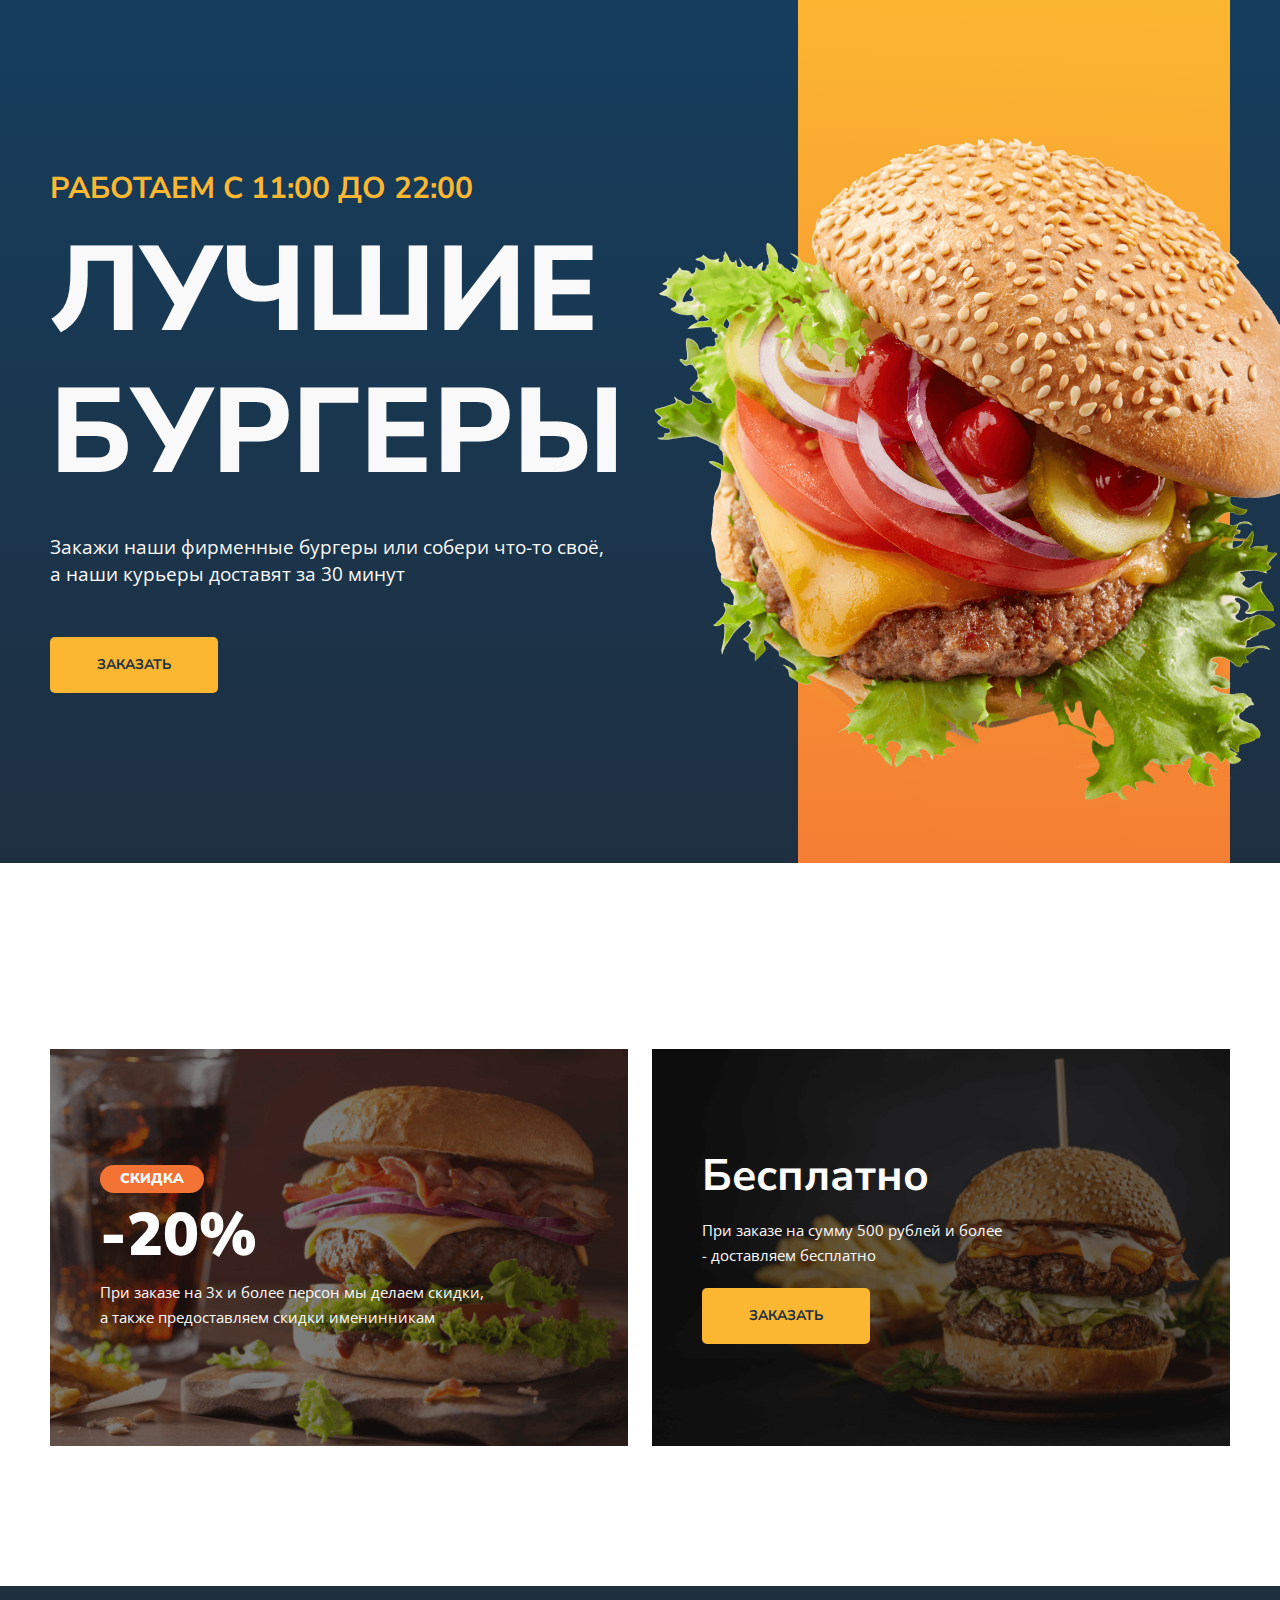
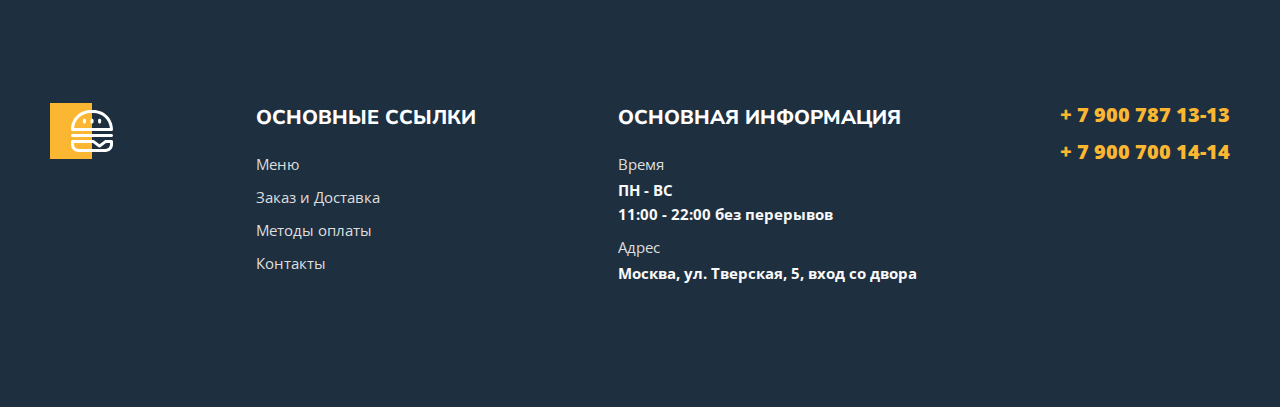
<file: index.html>
<!DOCTYPE html>
<html lang="ru">
<head>
    <meta charset="UTF-8">
    <meta http-equiv="X-UA-Compatible" content="IE=edge">
    <meta name="viewport" content="width=device-width, initial-scale=1.0">
    <title>Burger</title>
    <link rel="preconnect" href="https://fonts.googleapis.com">
    <link rel="preconnect" href="https://fonts.gstatic.com" crossorigin>
    <link href="https://fonts.googleapis.com/css2?family=Nunito+Sans:wght@600;700;800;900&family=Open+Sans:wght@400;600;700&display=swap" rel="stylesheet">
    <link rel="stylesheet" href="styles/normalize.css">
    <link rel="stylesheet" href="styles/main.css">
</head>
<body>
    <div class="main">
        <div class="wrapper">
            <div class="content">
                <h1 class="content-title">
                    <span>работаем с 11:00 до 22:00</span>
                    Лучшие бургеры
                </h1>
                <p class="content-text">Закажи наши фирменные бургеры или собери что-то своё, а&nbsp;наши&nbsp;курьеры доставят за&nbsp;30&nbsp;минут</p>
                <a class="content-link" href="menu.html">заказать</a>
            </div>
            <div class="visual">
                <div class="visual-bg"></div>
                <img src="images/burger.png" alt="Burger">
            </div>
        </div>
    </div>
    <div class="promo">
        <div class="wrapper">
            <div class="promo-left">
                <p class="sale">Скидка</p>
                <p class="cost">-20%</p>
                <p class="promo-description">При заказе на 3х и более персон мы делаем скидки, а также предоставляем скидки именинникам</p>
            </div>
            <div class="promo-right">
                <p class="free">Бесплатно</p>
                <p class="promo-description">При заказе на сумму 500 рублей и более - доставляем бесплатно</p>
                <a href="menu.html">заказать</a>
            </div>
        </div>
    </div>
    <footer class="footer">
        <div class="container">
            <div class="footer-box">
                <div class="footer-item">
                    <img class="footer-logo" src="images/footer-logo.svg" alt="Logo">
                </div>
                <div class="footer-item">
                    <h2 class="footer-title">основные ссылки</h2>
                    <ul class="footer-list">
                        <li><a href="menu.html">Меню</a></li>
                        <li><a href="#">Заказ и Доставка</a></li>
                        <li><a href="#">Методы оплаты</a></li>
                        <li><a href="#">Контакты</a></li>
                    </ul>
                    <ul class="footer-list footer-list-tel">
                        <li>
                            <a href="tel:+79007871313">+ 7 900 787 13-13</a>
                        </li>
                        <li>
                            <a href="tel:+79007001414">+ 7 900 700 14-14</a>
                        </li>
                    </ul>
                </div>
                <div class="footer-item">
                    <h2 class="footer-title">основная информация</h2>
                    <ul class="footer-list">
                        <li>
                            <span>Время</span>
                            ПН - ВС <br>
                            11:00 - 22:00 без перерывов
                        </li>
                        <li>
                            <span>Адрес</span>
                            Москва, ул. Тверская, 5, вход со двора
                        </li>
                    </ul>
                </div>
                <div class="footer-tel">
                    <ul class="footer-list footer-list-tel">
                        <li>
                            <a href="tel:+79007871313">+ 7 900 787 13-13</a>
                        </li>
                        <li>
                            <a href="tel:+79007001414">+ 7 900 700 14-14</a>
                        </li>
                    </ul>
                </div>
            </div>
        </div>
    </footer>
</body>
</html>
</file>
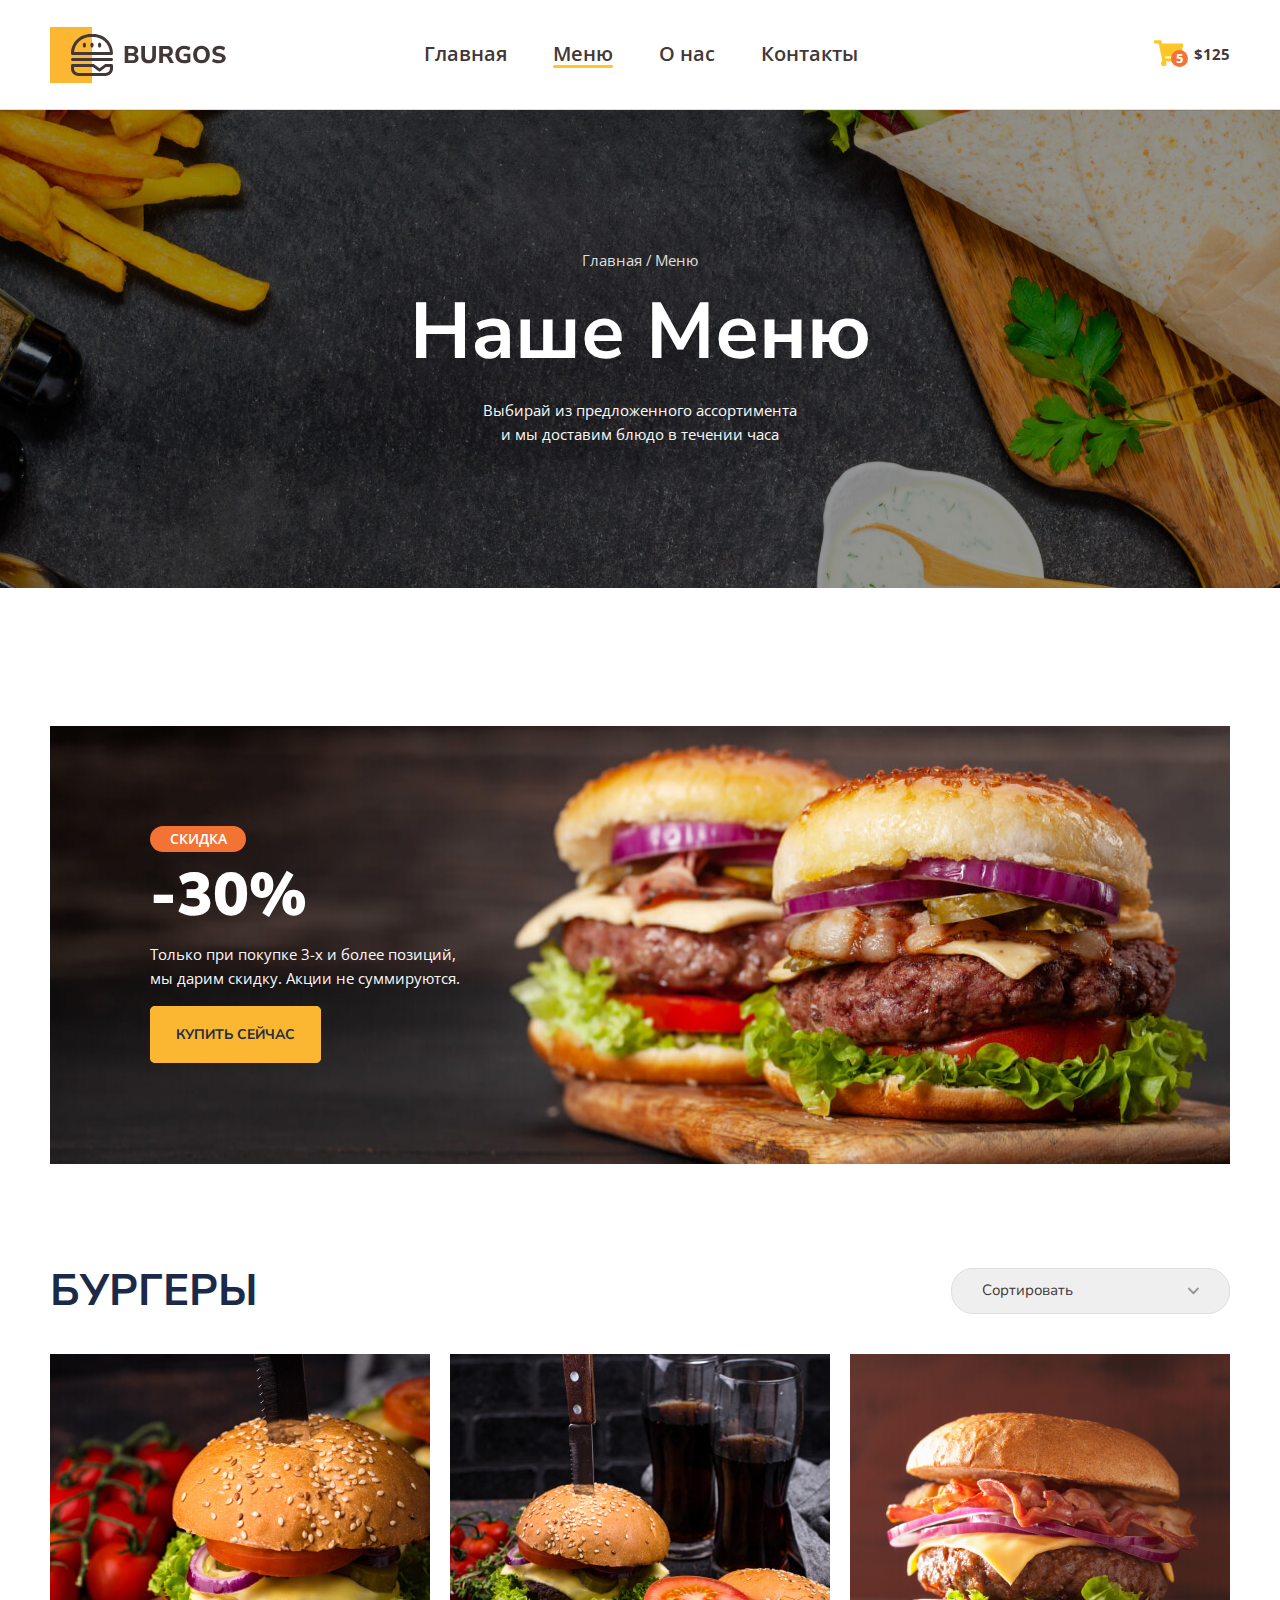
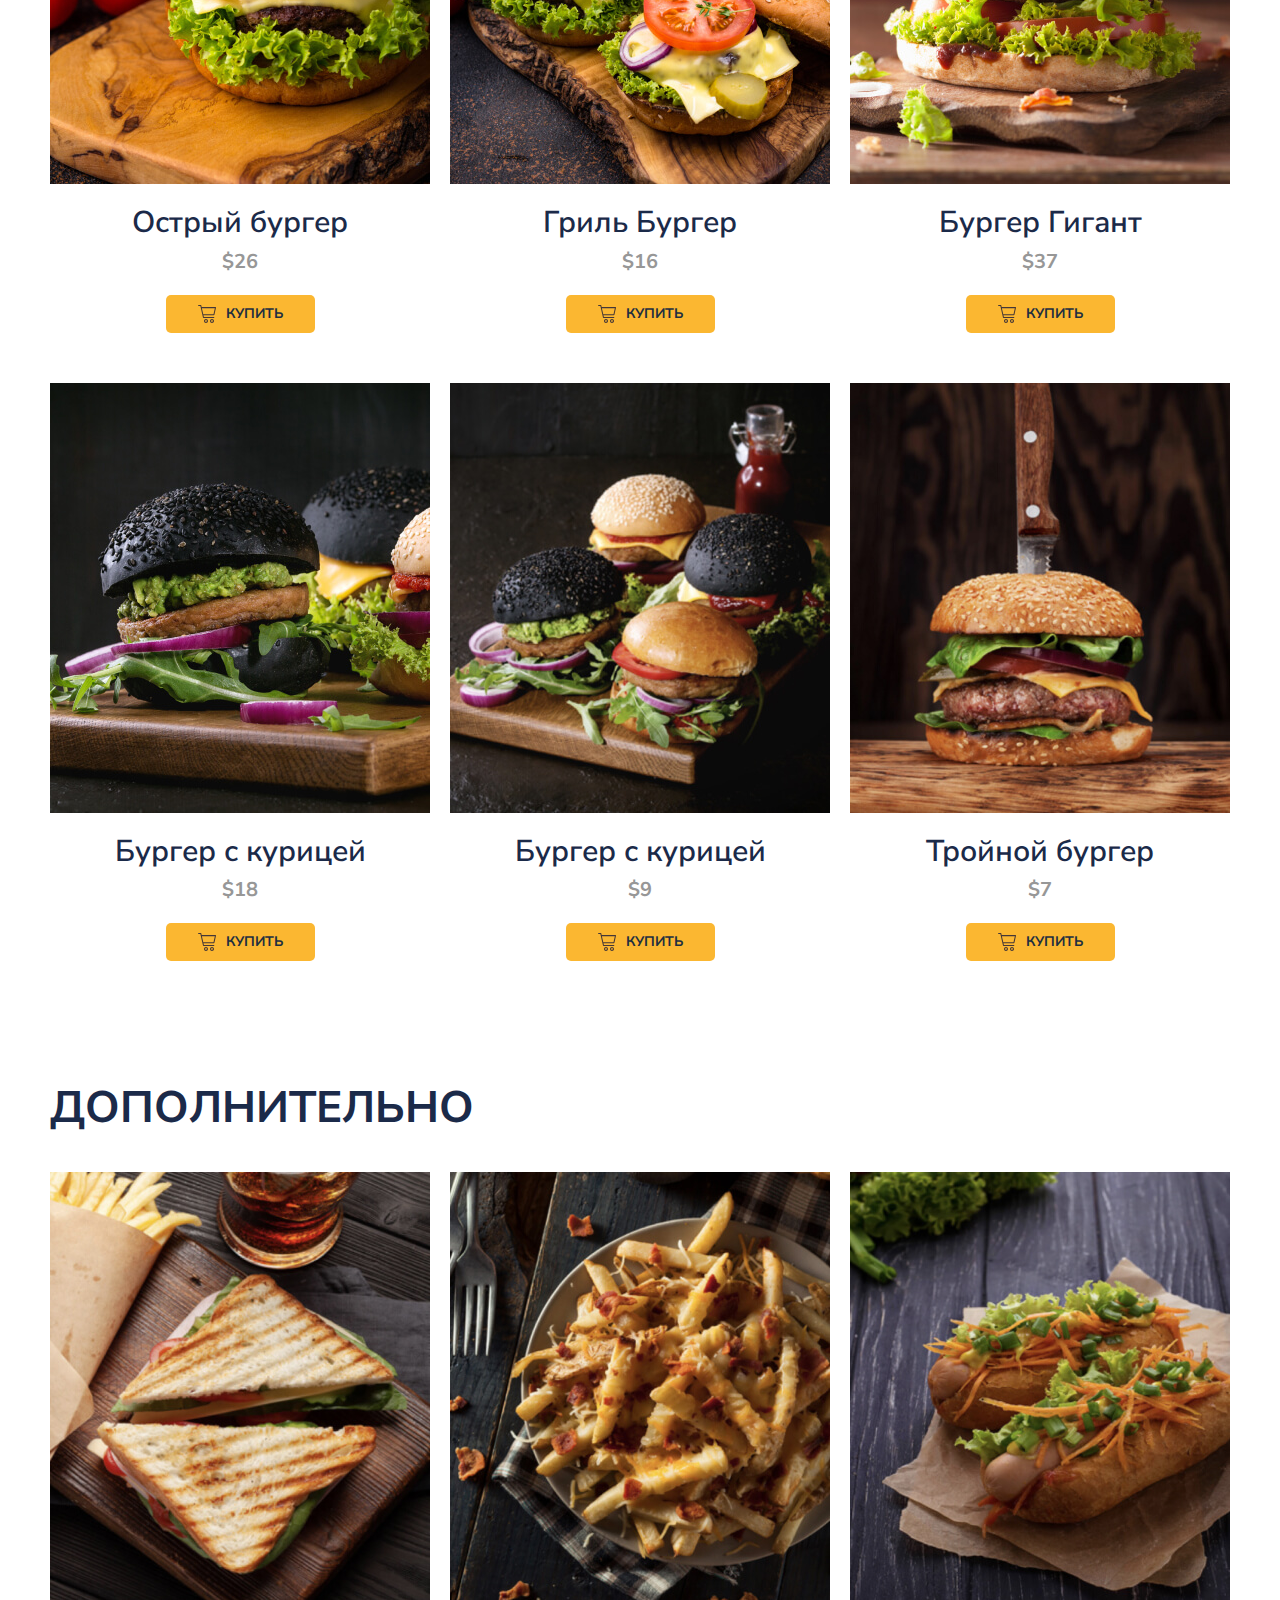
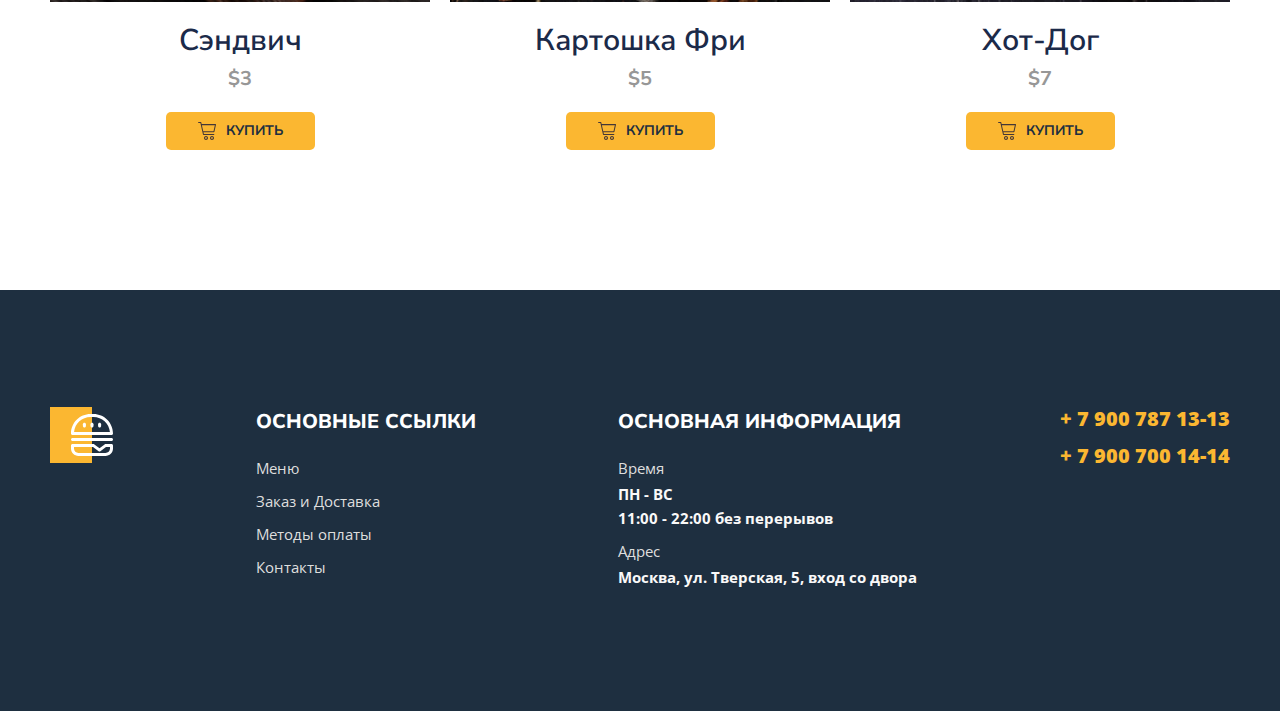
<file: menu.html>
<!DOCTYPE html>
<html lang="ru">
<head>
    <meta charset="UTF-8">
    <meta http-equiv="X-UA-Compatible" content="IE=edge">
    <meta name="viewport" content="width=device-width, initial-scale=1.0">
    <title>Burger</title>
    <link rel="preconnect" href="https://fonts.googleapis.com">
    <link rel="preconnect" href="https://fonts.gstatic.com" crossorigin>
    <link href="https://fonts.googleapis.com/css2?family=Nunito+Sans:wght@600;700;800;900&family=Open+Sans:wght@400;600;700&display=swap" rel="stylesheet">
    <link rel="stylesheet" href="styles/normalize.css">
    <link rel="stylesheet" href="styles/main.css">
    <link rel="icon" type="image/png" sizes="192x192" href="images/favicon/android-chrome-192x192.png">
    <link rel="icon" type="image/png" sizes="512x512" href="images/favicon/android-chrome-512x512.png">
    <link rel="icon" sizes="16x16" href="images/favicon/favicon.ico">
    <link rel="apple-touch-icon" sizes="180x180" href="images/favicon/apple-touch-icon.png">
    <link rel="icon" type="image/png" sizes="32x32" href="images/favicon/favicon-32x32.png">
    <link rel="icon" type="image/png" sizes="16x16" href="images/favicon/favicon-16x16.png">
    <link rel="mask-icon" href="images/favicon/safari-pinned-tab.svg" color="#5bbad5">
    <meta name="msapplication-TileColor" content="#da532c">
    <meta name="theme-color" content="#ffffff">
</head>
<body>
    <header id="headerTop">
        <div class="container">
            <div class="header">
                <div class="header-burger">
                    <button class="burger" onclick="openModal()"></button>
                </div>
                <div class="header-item">
                    <a href="index.html" class="header-logo"></a>
                    <nav>
                        <ul class="header-nav">
                            <li><a href="index.html">Главная</a></li>
                            <li><a href="menu.html" class="active">Меню</a></li>
                            <li><a href="#">О нас</a></li>
                            <li><a href="#">Контакты</a></li>
                        </ul>
                    </nav>
                </div>
                <button type="button" class="button">
                    <span class="button-item">
                        <img src="images/cart.svg" alt="Корзина">
                        <span class="button-count">5</span>
                    </span>
                    <span class="button-text">$125</span>
                </button>
            </div>
        </div>
    </header>
    <div class="bg">
        <div class="container">
            <ul class="breadcrumbs">
                <li><a href="index.html">Главная</a></li>
                <li><a href="menu.html">Меню</a></li>
            </ul>
            <h1 class="title">Наше Меню</h1>
            <p class="description">Выбирай из предложенного ассортимента и мы доставим блюдо в течении часа</p>
        </div>
    </div>
    <main>
        <div class="banner">
            <div class="container">
                <div class="banner-box">
                    <h2 class="banner-title">
                        <span>скидка</span>
                        -30%
                    </h2>
                    <p class="banner-text">
                        Только при&nbsp;покупке 3-х и более позиций, мы&nbsp;дарим скидку. Акции не&nbsp;суммируются.
                    </p>
                    <a href="#menuBurger" class="banner-link">купить сейчас</a>
                </div>
            </div>
        </div>
        <section class="menu" id="menuBurger">
            <div class="container">
                <div class="menu-header">
                    <h2 class="menu-title">
                        Бургеры
                    </h2>
                    <select class="menu-select">
                        <option value="">Сортировать</option>
                        <option value="up">По возрастанию</option>
                        <option value="down">По убыванию</option>
                    </select>
                </div>
                <div class="menu-grid">
                    <div class="menu-grid-item">
                        <div class="menu-grid-cover">
                            <img src="images/menu/01.jpg" alt="Острый бургер">
                        </div>
                        <p class="menu-grid-title">Острый бургер</p>
                        <p class="menu-grid-price">$26</p>
                        <button type="button" class="menu-grid-btn">
                            <span class="menu-grid-icon"></span>
                            <span class="menu-grid-text">купить</span>
                        </button>
                    </div>
                    <div class="menu-grid-item">
                        <div class="menu-grid-cover">
                            <img src="images/menu/02.jpg" alt="Гриль Бургер">
                        </div>
                        <p class="menu-grid-title">Гриль Бургер</p>
                        <p class="menu-grid-price">$16</p>
                        <button type="button" class="menu-grid-btn">
                            <span class="menu-grid-icon"></span>
                            <span class="menu-grid-text">купить</span>
                        </button>
                    </div>
                    <div class="menu-grid-item">
                        <div class="menu-grid-cover">
                            <img src="images/menu/03.jpg" alt="Бурег Гигант">
                        </div>
                        <p class="menu-grid-title">Бургер Гигант</p>
                        <p class="menu-grid-price">$37</p>
                        <button type="button" class="menu-grid-btn">
                            <span class="menu-grid-icon"></span>
                            <span class="menu-grid-text">купить</span>
                        </button>
                    </div>
                    <div class="menu-grid-item">
                        <div class="menu-grid-cover">
                            <img src="images/menu/04.jpg" alt="Бургер с курицей">
                        </div>
                        <p class="menu-grid-title">Бургер с курицей</p>
                        <p class="menu-grid-price">$18</p>
                        <button type="button" class="menu-grid-btn">
                            <span class="menu-grid-icon"></span>
                            <span class="menu-grid-text">купить</span>
                        </button>
                    </div>
                    <div class="menu-grid-item">
                        <div class="menu-grid-cover">
                            <img src="images/menu/05.jpg" alt="Бургер с курицей">
                        </div>
                        <p class="menu-grid-title">Бургер с курицей</p>
                        <p class="menu-grid-price">$9</p>
                        <button type="button" class="menu-grid-btn">
                            <span class="menu-grid-icon"></span>
                            <span class="menu-grid-text">купить</span>
                        </button>
                    </div>
                    <div class="menu-grid-item">
                        <div class="menu-grid-cover">
                            <img src="images/menu/06.jpg" alt="Тройной бургер">
                        </div>
                        <p class="menu-grid-title">Тройной бургер</p>
                        <p class="menu-grid-price">$7</p>
                        <button type="button" class="menu-grid-btn">
                            <span class="menu-grid-icon"></span>
                            <span class="menu-grid-text">купить</span>
                        </button>
                    </div>
                </div>
            </div>
        </section>
        <section class="menu menu-other">
            <div class="container">
                <div class="menu-header">
                    <h2 class="menu-title">
                        Дополнительно
                    </h2>
                </div>
                <div class="menu-grid">
                    <div class="menu-grid-item">
                        <div class="menu-grid-cover">
                            <img src="images/menu/07.jpg" alt="Сэндвич">
                        </div>
                        <p class="menu-grid-title">Сэндвич</p>
                        <p class="menu-grid-price">$3</p>
                        <button type="button" class="menu-grid-btn">
                            <span class="menu-grid-icon"></span>
                            <span class="menu-grid-text">купить</span>
                        </button>
                    </div>
                    <div class="menu-grid-item">
                        <div class="menu-grid-cover">
                            <img src="images/menu/08.jpg" alt="Картошка Фри">
                        </div>
                        <p class="menu-grid-title">Картошка Фри</p>
                        <p class="menu-grid-price">$5</p>
                        <button type="button" class="menu-grid-btn">
                            <span class="menu-grid-icon"></span>
                            <span class="menu-grid-text">купить</span>
                        </button>
                    </div>
                    <div class="menu-grid-item">
                        <div class="menu-grid-cover">
                            <img src="images/menu/09.jpg" alt="Хот-Дог">
                        </div>
                        <p class="menu-grid-title">Хот-Дог</p>
                        <p class="menu-grid-price">$7</p>
                        <button type="button" class="menu-grid-btn">
                            <span class="menu-grid-icon"></span>
                            <span class="menu-grid-text">купить</span>
                        </button>
                    </div>
                </div>
            </div>
        </section>
    </main>
    <footer class="footer">
        <div class="container">
            <div class="footer-box">
                <div class="footer-item">
                    <img class="footer-logo" src="images/footer-logo.svg" alt="Logo">
                </div>
                <div class="footer-item">
                    <h2 class="footer-title">основные ссылки</h2>
                    <ul class="footer-list">
                        <li><a href="menu.html">Меню</a></li>
                        <li><a href="#">Заказ и Доставка</a></li>
                        <li><a href="#">Методы оплаты</a></li>
                        <li><a href="#">Контакты</a></li>
                    </ul>
                    <ul class="footer-list footer-list-tel">
                        <li>
                            <a href="tel:+79007871313">+ 7 900 787 13-13</a>
                        </li>
                        <li>
                            <a href="tel:+79007001414">+ 7 900 700 14-14</a>
                        </li>
                    </ul>
                </div>
                <div class="footer-item">
                    <h2 class="footer-title">основная информация</h2>
                    <ul class="footer-list">
                        <li>
                            <span>Время</span>
                            ПН - ВС <br>
                            11:00 - 22:00 без перерывов
                        </li>
                        <li>
                            <span>Адрес</span>
                            Москва, ул. Тверская, 5, вход со двора
                        </li>
                    </ul>
                </div>
                <div class="footer-tel">
                    <ul class="footer-list footer-list-tel">
                        <li>
                            <a href="tel:+79007871313">+ 7 900 787 13-13</a>
                        </li>
                        <li>
                            <a href="tel:+79007001414">+ 7 900 700 14-14</a>
                        </li>
                    </ul>
                </div>
            </div>
        </div>
    </footer>
    <a href="#headerTop" class="button-up hidden" id="btnUp">Наверх</a>
    <div id="modal" class="modal">
        <ul class="header-nav">
            <li><a href="index.html">Главная</a></li>
            <li><a href="menu.html" class="active">Меню</a></li>
            <li><a href="#">О нас</a></li>
            <li><a href="#">Контакты</a></li>
        </ul>
        <button class="burger-close" onclick="closeModal()"></button>
    </div>
    <script>
        // Smooth Scroll

        const links = document.querySelectorAll(".banner-link");

        for (const link of links) {
            link.addEventListener("click", clickHandler);
        }

        function clickHandler(e) {
            e.preventDefault();
            const href = this.getAttribute("href");

            document.querySelector(href).scrollIntoView({
                behavior: "smooth"
            });
        }

        // Button Up

        window.onscroll = function(){scrollFunction()};

        const upbuttons = document.querySelectorAll(".button-up");

        for (const upbutton of upbuttons) {
           upbutton.addEventListener("click", clickHandler);
        }

        function clickHandler(e) {
            e.preventDefault();
            const href = this.getAttribute("href");

            document.querySelector(href).scrollIntoView({
                behavior: "smooth"
            });
        }

        function scrollFunction(){
            if ( document.body.scrollTop > 1000 || document.documentElement.scrollTop > 1000){
               document.getElementById('btnUp').className = 'button-up visible';
            } else {
               document.getElementById('btnUp').className = 'button-up hidden';
            }
        }

        // Menu

        function openModal() {
           document.getElementById("modal").style.top = "0px";
        }

        function closeModal() {
           document.getElementById("modal").style.top = "-400px";
        }
    </script>
</body>
</html>
</file>
<file: styles/main.css>
body {
    font-family: 'Nunito Sans', sans-serif;
}
.container {
    max-width: 1180px;
    margin: 0 auto;
    padding-left: 15px;
    padding-right: 15px;
}
header {
    border-bottom: 1px solid #DEDEDE;
}
.header {
    font-family: 'Open Sans', sans-serif;
    display: flex;
    align-items: center;
    justify-content: space-between;
    padding-top: 26px;
    padding-bottom: 25px;
}
.header-item {
    display: flex;
    align-items: center;
    justify-content: space-between;
    flex-basis: 68.5%;
}
.header-logo {
    display: block;
    background-image: url(../images/logo.svg);
    width: 176px;
    height: 56px;
    background-repeat: no-repeat;
    background-size: cover;
}
.header-nav {
    display: flex;
    list-style-type: none;
    padding-left: 0;
    gap: 46px;
}
.header-nav a {
    font-weight: 600;
    font-size: 20px;
    color: #443737;
    text-decoration: none;
    transition: 0.3s;
}
.header-nav a:hover {
    color: #FFC725;
} 
.header-nav a::after {
    content: '';
    width: 100%;
    height: 3px;
    border-radius: 1.5px;
    background: transparent;
    display: block;
}
.header-nav a.active::after {
    background: #FFC725;
}
.button {
    display: flex;
    align-items: center;
    background-color: transparent;
    border: none;
    padding: 0;
    gap: 10px;
    cursor: pointer;
}
.button-item {
    position: relative;
}
.button-count {
    font-weight: 700;
    font-size: 13px;
    color: #fff;
    background: #F37335;
    border-radius: 100%;
    position: absolute;
    width: 17px;
    height: 17px;
    text-align: center;
    line-height: 1.3;
    bottom: 3px;
    right: -4px;
}
.button-text {
    color: #443737;
    font-weight: 700;
    font-size: 15px;
}
.bg {
    text-align: center;
    color: #fff;
    background-image: url(../images/bg.jpg);
    background-size: cover;
    background-position: center center;
    padding: 142px 0;
    margin-bottom: 138px;
}
.breadcrumbs {
    padding-left: 0;
    margin-top: 0;
    list-style-type: none;
    display: flex;
    justify-content: center;
    gap: 7px;
}
.breadcrumbs a {
    color: #dedede;
    font-size: 15px;
    font-family: 'Open Sans', sans-serif;
    text-decoration: none;
    transition: 0.3s;
}
.breadcrumbs a:hover {
    color: #FFC725;
}
.breadcrumbs a::before {
    content: '/';
    position: relative;
    left: -3px;
    pointer-events: none;
}
.breadcrumbs a:hover::before {
    color: #dedede;
}
.breadcrumbs li:first-child a::before {
    display: none;
}
.title {
    font-weight: 700;
    font-size: 79px;
    margin-top: 17px;
    margin-bottom: 20px;
}
.description {
    font-family: 'Open Sans', sans-serif;
    font-size: 15px;
    line-height: 1.6;
    color: #FAF9F9;
    max-width: 320px;
    margin: 0 auto;
}
.banner-box {
    background-image: url(../images/banner.jpg);
    background-repeat: no-repeat;
    background-size: cover;
    background-position: 0 center;
    padding: 100px 100px 120px 100px;
    margin-bottom: 82px;
}
.banner-title {
    font-weight: 900;
    font-size: 60px;
    color: #fff;
    text-transform: uppercase;
    margin-top: 0;
    margin-bottom: 12px;
}
.banner-title span {
    font-family: 'Open Sans', sans-serif;
    font-weight: 600;
    font-size: 14px;
    background: #F37335;
    padding: 5px 0;
    display: block;
    max-width: 96px;
    text-align: center;
    border-radius: 14px;
    margin-bottom: 9px;
}
.banner-text {
    color: #FAF9F9;
    font-family: 'Open Sans', sans-serif;
    font-size: 15px;
    line-height: 1.6;
    max-width: 353px;
    margin-top: 0;
    margin-bottom: 35px;
}
.banner-link {
    color: #1E2F40;
    font-weight: 700;
    font-size: 14px;
    text-transform: uppercase;
    background-color: #FBB731;
    border-radius: 5px;
    padding: 18px 25px;
    text-decoration: none;
    border: 1px solid #FBB731;
    transition: 0.3s;
}
.banner-link:hover {
    background-color: transparent;
    color: #FBB731;
}
.menu {
    padding-top: 20px;
}
.menu-header {
    display: flex;
    align-items: center;
    justify-content: space-between;
}
.menu-title {
    font-size: 44px;
    font-weight: 700;
    text-transform: uppercase;
    color: #1B2A49;
    margin: 0;
}
.menu-select {
    border: 1px solid #DEDEDE;
    padding: 13px 30px;
    border-radius: 22px;
    color: #443737;
    font-size: 15px;
    -webkit-appearance: none;
       -moz-appearance: none;
            appearance: none;
    flex-basis: 279px;
    background-image: url(../images/arrow.svg);
    background-size: 12.79px 7.75px;
    background-repeat: no-repeat;
    background-position: 89% center;
}
.menu-grid {
    display: grid;
    grid-template-columns: repeat(3, 1fr);
    gap: 50px 20px;
    text-align: center;
    margin-top: 38px;
    margin-bottom: 102px;
}
.menu-grid-cover {
    width: 100%;
    height: 430px;
    position: relative;
    overflow: hidden;
    margin-bottom: 22px;
}
.menu-grid-cover img {
    position: absolute;
    left: 50%;
    top: 50%;
    transform: translate(-50%, -50%);
    -o-object-fit: cover;
       object-fit: cover;
    width: 100%;
    height: 430px;
}
.menu-grid-title {
    font-weight: 600;
    font-size: 30px;
    color: #1B2A49;
    margin: 0;
}
.menu-grid-price {
    font-weight: 700;
    font-size: 20px;
    color: #979797;
    margin-top: 9px;
    margin-bottom: 22px;
}
.menu-grid-btn {
    display: flex;
    align-items: center;
    justify-content: center;
    border: none;
    background: #FBB731;
    border-radius: 5px;
    padding: 10px 32px;
    gap: 10px;
    cursor: pointer;
    margin: 0 auto;
    transition: 0.3s;
}
.menu-grid-btn:hover {
    background-color: #F37335;
 }
.menu-grid-icon {
    background-image: url(../images/cart-menu.svg);
    width: 18px;
    height: 18px;
    background-repeat: no-repeat;
    background-size: cover;
    display: block;
}
.menu-grid-text {
    font-weight: 700;
    font-size: 14px;
    text-transform: uppercase;
    color: #1E2F40;
}
.footer {
    background: #1E2F40;
    color: #fff;
    padding-top: 117px;
    padding-bottom: 106px;
    margin-top: 140px;
}
.footer-box {
    display: flex;
    justify-content: space-between;
    gap: 20px;
}
.footer-logo {
    width: 63px;
    height: 56px;
}
.footer-title {
    font-size: 20px;
    font-weight: 800;
    text-transform: uppercase;
    margin-bottom: 19px;
    margin-top: 0;
    line-height: 1.5;
}
.footer-list li {
    margin-bottom: 9px;
    font-family: 'Open Sans', sans-serif;
    font-size: 15px;
    color: #FAF9F9;
    font-weight: 700;
    line-height: 24px;
}
.footer-list a {
    color: #DEDEDE;
    text-decoration: none;
    font-weight: 400;
    transition: 0.3s;
}
.footer-list a:hover {
    color: #FBB731;
}
.footer-item span {
    color: #DEDEDE;
    display: block;
    font-weight: 400;
    margin-bottom: 2px;
}
.footer-list-tel {
    margin-top: 0;
}
.footer-list-tel li {
    margin-bottom: 12px;
}
.footer-list-tel a {
    font-size: 20px;
    font-weight: 900;
    color: #FBB731;
    transition: 0.3s;
}
.footer-list-tel a:hover {
    color: #DEDEDE;
}
.footer-list {
    padding-left: 0;
    list-style-type: none;
}

.button-up {
    background-color: #FBB731;
    font-weight: 700;
    font-size: 14px;
    text-transform: uppercase;
    color: #1E2F40;
    text-decoration: none;
    padding: 5px 20px;
    position: fixed;
    bottom: 20px;
    right: 20px;
    border-radius: 5px;
    transition: 1s;
}
.button-up:hover {
    background-color: #F37335;
}
.button-up.hidden {
    opacity: 0;
}
.button-up.visible {
    opacity: 1;
}

/* Style index */

.main {
    background: linear-gradient(180deg, #0C4C7B -100%, #1E2F40 100%);
}
.wrapper {
    max-width: 1180px;
    margin: 0 auto;
    display: flex;
    justify-content: space-between;
}
.content {
    color: #FAF9F9;
    flex: 0 0 580px;
    padding-top: 170px;
    padding-bottom: 170px;
}
.content-title {
    font-size: 120px;
    font-weight: 800;
    text-transform: uppercase;
    line-height: 142px;
    margin-bottom: 30px;
    margin-top: 0;
}
.content-title span {
    color: #FBB731;
    font-size: 30px;
    font-weight: 700;
    line-height: 38px;
    display: block;
    margin-bottom: 12px;
}
.content-text {
    font-family: 'Open Sans', sans-serif;
    font-size: 19px;
    line-height: 1.4;
    margin-bottom: 50px;
}
.content-link, 
.promo a {
    color: #1E2F40;
    background-color: #FBB731;
    border-radius: 5px;
    text-decoration: none;
    padding: 20px 47px;
    display: inline-block;
    text-transform: uppercase;
    font-size: 14px;
    font-weight: 700;
}
.visual {
    flex-grow: 1;
    display: flex;
    justify-content: flex-end;
    position: relative;
}
.visual-bg {
    width: 432px;
    height: 100%;
    background: linear-gradient(2.42deg, #F37335 -19.6%, #FBB731 100.79%, #FDC830 100.79%);
}
.main img {
    width: 829px;
    position: absolute;
    right: -168px;
}
.promo {
    padding-top: 186px;
}
.promo-left, 
.promo-right {
    flex: 0 0 49%;
    color: #FFFFFF;
    box-sizing: border-box;
    background-repeat: no-repeat;
    background-size: cover;
    background-position: center;
}
.promo-left {
    background-image: url(../images/promo-left.png);
    padding: 116px 50px;
}
.promo-right {
    background-image: url(../images/promo-right.png);
    padding: 102px 50px;
}
.sale {
    font-size: 14px;
    font-weight: 900;
    background: #F37335;
    padding: 6px 20px;
    border-radius: 14px;
    display: inline-block;
    text-transform: uppercase;
    margin-bottom: 8px;
    margin-top: 0;
}
.cost {
    font-size: 60px;
    font-weight: 900;
    margin-bottom: 0;
    margin-top: 0;
}
.promo-description {
    color: #FAF9F9;
    font-family: 'Open Sans', sans-serif;
    font-size: 15px;
    line-height: 25px;
    margin-top: 10px;
    margin-bottom: 0;
}
.promo-left .promo-description {
    max-width: 392px;
}
.promo-right .promo-description {
    max-width: 300px;
    margin-bottom: 20px;
}
.free {
    font-size: 44px;
    font-weight: 700;
    margin-bottom: 16px;
    margin-top: 0;
}

/* Modal */

.burger {
    width: 34px;
    height: 22px;
    background-color: transparent;
    background-image: url(../images/burger.svg);
    background-repeat: no-repeat;
    background-size: contain;
    border: none;
    cursor: pointer;
}

#modal {
    max-width: 500px;
    background-color: cornsilk;
    text-align: center;
    position: absolute;
    top: -400px;
    left: 0;
    right: 0;
    margin: 20px auto 0;
    transition: 0.5s;
    padding: 40px 30px;
    box-sizing: border-box;
}

#modal .header-nav {
    flex-direction: column;
    max-width: 300px;
    margin: 0 auto;
    align-items: center;
}

.burger-close {
    width: 22px;
    height: 22px;
    background-color: transparent;
    background-image: url(../images/close.svg);
    background-repeat: no-repeat;
    background-size: contain;
    border: none;
    cursor: pointer;
    position: absolute;
    top: 20px;
    right: 20px;
}

/* Responsive */

@media (min-width: 1001px) {
    .footer-list + .footer-list-tel {
        display: none;
    }
}

@media (min-width: 766px) {
    .header-burger {
        display: none;
    }
}

@media (max-width: 1250px) {
    /* Style index */

    .wrapper {
        max-width: 96%;
    }
    .visual-bg {
        width: 80%;
    }
    .main img {
        width: 65vw;
        right: -168px;
    }
}

@media (max-width: 1100px) {
    /* Style index */

    .content {
        flex: 0 0 500px;
        padding-top: 150px;
        padding-bottom: 150px;
    }
    .content-title {
        font-size: 113px;
        line-height: 120px;
    }
    .content-title span {
        font-size: 26px;
        line-height: 32px;
    }
    .content-text {
        font-size: 17px;
    }
    .promo {
        padding-top: 146px;
    }
}

@media (max-width: 1000px) {
    .container {
        max-width: 738px;
    }
    .header-logo {
        width: 150px;
        height: 48px;
        background-size: contain;
    }
    .header-nav {
        gap: 22px;
    }
    .header-item {
        flex-basis: 75.5%;
    }
    .bg {
        margin-bottom: 72px;
    }
    .banner-box {
        background-position: -80px center;
        padding: 100px 40px 120px 40px;
        margin-bottom: 61px;
    }
    .menu-grid {
        grid-template-columns: repeat(2, 1fr);
        gap: 50px 15px;
        margin-bottom: 72px;
    }
    .menu-other {
        overflow: hidden;
        height: 558px;
    }
    .menu-other .menu-grid {
        display: flex;
        width: auto;
        overflow-x: scroll;
        overflow-y: hidden;
        padding-bottom: 50px;
        gap: 13px;
    }
    .menu-other .menu-grid-item {
        flex: 0 0 276px;
    }
    .menu-other .menu-grid-cover,
    .menu-other .menu-grid-cover img {
        height: 320px;
    }
    .footer-tel {
        display: none;
    }
    .footer-list + .footer-list-tel {
        display: block;
    }
    .footer {
        padding-top: 67px;
        padding-bottom: 59px;
        margin-top: 137px;
    }
    .footer-list {
        padding-left: 0;
        margin-bottom: 20px;
    }
    .footer-list-tel li {
        margin-bottom: 14px;
    }

    /* Style index */

    .content {
        flex: 0 0 417px;
        padding-top: 42px;
        padding-bottom: 124px;
        margin-left: 14px;
    }
    .content-title {
        font-size: 86px;
        line-height: 101px;
        margin-bottom: 22px;
    }
    .content-title span {
        font-size: 22px;
        line-height: 27px;
        margin-bottom: 10px;
    }
    .content-text {
        font-size: 14px;
        line-height: 1.4;
        margin-bottom: 33px;
    }
    .content-link, 
    .promo a {
        border-radius: 5px;
        padding: 18px 40px;
        font-size: 13px;
    }
    .visual-bg {
        width: 26vw;
    }
    .main img {
        width: 65vw;
        right: -138px;
        bottom: -83px;
    }
    .promo {
        padding-top: 106px;
    }
    .promo-left {
        padding: 44px 30px;
    }
    .promo-right {
        padding: 60px 25px 60px 30px;
    }
    .promo-description {
        line-height: 24px;
    }
    .promo-right .promo-description {
        max-width: 310px;
        margin-bottom: 15px;
    }
}

@media (max-width: 765px) {
    nav {
        display: none;
    }
    .header {
        gap: 21px;
    }
    .menu-other .container {
        padding-right: 0;
    }
    .menu-other .menu-grid {
        padding-right: 15px;
    }
    .button-up.visible {
        display: none;
    }
    .content-text {
        max-width: 370px;
    }
    .menu-other .menu-grid-item {
        flex: 0 0 38vw;
    }
}

@media (max-width: 650px) {
    /* Style index */

    .wrapper {
        max-width: 320px;
        flex-direction: column;
    }
    .content {
        flex: 0 0 290px;
        padding-top: 42px;
        padding-bottom: 169px;
    }
    .content-title {
        font-size: 58px;
        line-height: 70px;
        margin-bottom: 24px;
    }
    .content-title span {
        font-size: 14px;
        line-height: 27px;
        margin-bottom: 10px;
    }
    .content-text {
        font-size: 13px;
        margin-bottom: 34px;
        max-width: 297px;
    }
    .content-link {
        padding: 17px 41px;
        font-size: 13px;
    }
    .visual-bg {
        display: none;
    }
    .main img {
        width: 291px;
        right: -79px;
        bottom: -82px;
    }
    .promo {
        padding-top: 95px;
    }
    .promo-left {
        padding: 40px 47px 67px 15px;
        margin-bottom: 22px;
    }
    .promo-right {
        padding: 41px 39px 45px 12px;
    }
    .sale {
        padding: 5px 21px;
        margin-bottom: 9px;
    }
    .cost {
        font-size: 55px;
    }
    .promo-description {
        font-size: 13px;
        line-height: 20px;
        margin-top: 5px;
    }
    .promo-right .promo-description {
        font-size: 15px;
        line-height: 23px;
        margin-bottom: 23px;
    }
    .free {
        font-size: 39px;
        margin-bottom: 17px;
    }
    .promo a {
        padding: 19px 35px;
        font-size: 13px;
    }
}

@media (max-width: 567px) {
    .header {
        padding-top: 20px;
        padding-bottom: 18px;
    }
    .header-logo {
        width: 116px;
        height: 37px;
    }
    .breadcrumbs a {
        font-size: 14px;
    }
    .bg {
        padding: 57px 0;
        margin-bottom: 34px;
    }
    .title {
        margin-top: 25px;
        margin-bottom: 13px;
        font-size: 38px;
    }
    .description {
        max-width: 270px;
        font-size: 12px;
    }
    .banner .container {
        padding-left: 0;
        padding-right: 0;
    }
    .banner-box {
        background-position: 17% center;
        padding: 34px 15px 54px;
        margin-bottom: 39px;
    }
    .banner-title span {
        padding: 6px 4px;
        margin-bottom: 7px;
    }
    .banner-link {
        padding: 18px 33px;
    }
    .menu-title {
        font-size: 27px;
    }
    .menu-select {
        padding: 12px 15px;
        font-size: 12px;
        flex-basis: 136px;
        background-position: 91% center;
    }
    .menu-grid {
        gap: 24px 12px;
        margin-top: 31px;
        margin-bottom: 42px;
    }
    .menu-grid-cover {
        height: 56vw;
        margin-bottom: 10px;
    }
    .menu-grid-cover img {
        height: 100%;
    }
    .menu-grid-title {
        font-size: 15px;
    }
    .menu-grid-price {
        font-size: 16px;
        margin-top: 7px;
        margin-bottom: 13px;
    }
    .menu-grid-btn {
        padding: 10px 22px;
    }
    .menu-other {
        height: 109vw;
    }
    .menu-other .menu-grid {
        padding-bottom: 25vw;
        margin-top: 35px;
        gap: 6px;
    }
    .menu-other .menu-grid-cover {
        height: 56vw;
    }
    .menu-other .menu-grid-cover img {
        height: 100%;
    }
    .footer {
        margin-top: 62px;
        padding-top: 60px;
        padding-bottom: 20px;
    }
    .footer-list + .footer-list-tel {
        display: none;
    }
    .footer-tel {
        display: block;
    }
    .footer-box {
        display: grid;
        grid-template-columns: 30% 70%;
        grid-template-areas: "logo tel" "link link" "info info";
        gap: 15px 0;
    }
    .footer-item:nth-child(1) {
        grid-area: logo;
    }
    .footer-item:nth-child(2) {
        grid-area: link;
    }
    .footer-item:nth-child(3) {
        grid-area: info;
    }
    .footer-tel {
        grid-area: tel;
        text-align: right;
    }
}

@media (max-width: 320px) {
    .banner-box {
        background-position: 25% center;
    }
    .menu-grid-title {
        font-size: 13px;
    }
}
</file>
